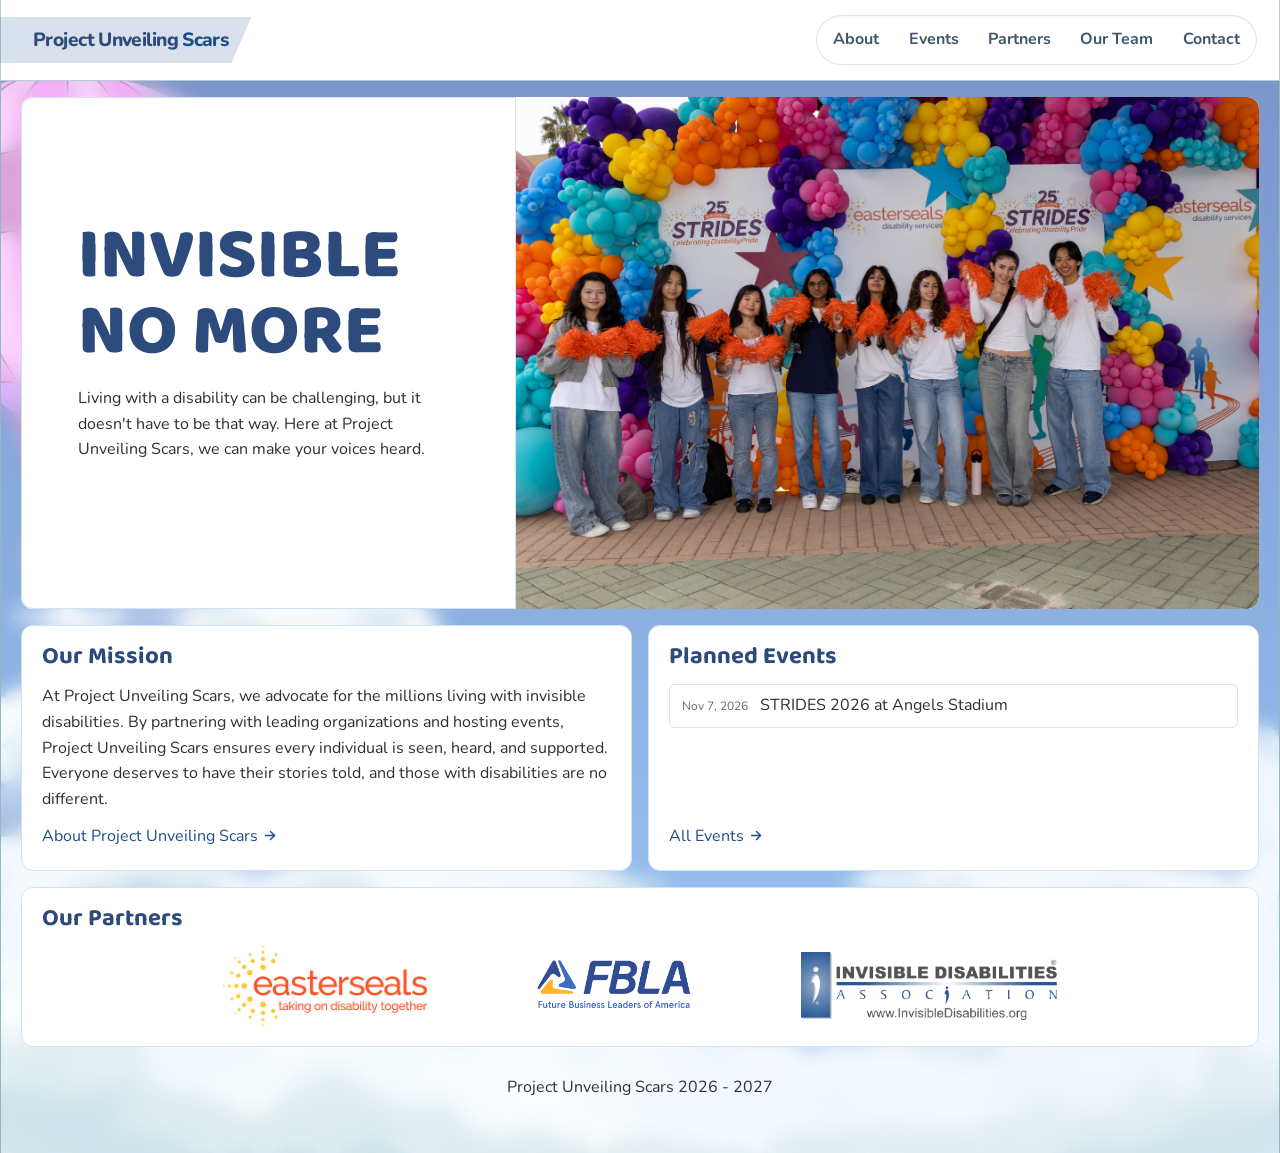
<file: index.html>
<!DOCTYPE html>
<html lang="en">
<head>
  <meta charset="utf-8">
  <meta name="viewport" content="width=device-width, initial-scale=1">
  <script>
    if (!window.matchMedia("(prefers-reduced-motion: reduce)").matches) {
      document.documentElement.classList.add("card-reveal-pending");
    }
  </script>
  <script defer src="js/card-reveal.js"></script>
  <title>Project Unveiling Scars</title>
  <link rel="stylesheet" href="css/main.css">
  <link rel="stylesheet" href="css/header.css">
  <link rel="stylesheet" href="css/card.css">
  <link rel="stylesheet" href="css/banner.css">
  <link rel="icon" href="l4c.png" type="image/png">
  </head>
<body class="home-page">
  <img class="cat-balloon-decoration cat-balloon-decoration--lower" src="assets/decor/catballoon3.png" alt="" aria-hidden="true">
  <img class="cat-balloon-decoration" src="assets/decor/catballoon2.png" alt="" aria-hidden="true">
  <img class="cat-balloon-decoration balloon-far-decoration" src="assets/decor/balloonfar.png" alt="" aria-hidden="true">


  <header class="site-header">
    <div class="header-inner">
      <a class="logo" href="#" aria-current="page"><span class="logo__word">Project</span> <span class="logo__word">Unveiling</span> <span class="logo__word">Scars</span></a>
      <nav aria-label="Main">
        <ul class="nav-list">
          <li><a href="html/about.html">About</a></li>
          <li><a href="html/events.html">Events</a></li>
          <li><a href="html/partners.html">Partners</a></li>
          <li><a href="html/team.html">Our Team</a></li>
          <li><a href="html/contact.html">Contact</a></li>
        </ul>
      </nav>
    </div>
  </header>

  <div class="content">
  <main id="top">

    <section class="card card--hero">
      <div class="hero__content">
        <h2>Invisible No More</h2>
        <p>Living with a disability can be challenging, but it doesn't have to be that way. Here at Project Unveiling Scars, we can make your voices heard.</p>
        <!-- <a class="hero__cta" href="#about">Learn more</a> -->
      </div>
      <div class="hero__media">
        <img class="hero__image" src="assets/media/banner.jpg" alt="Project Unveiling Scars graphic with a crossed bandage and heart">
        <!--<img class="hero__cat" src="assets/decor/cat_side.png" alt="" aria-hidden="true">-->
      </div>
    </section>

    <div class="card-grid">
      <article class="card">
        <div class="card__body">
          <h2>Our Mission</h2>
          <p> At Project Unveiling Scars, we advocate for the millions living with invisible disabilities. By partnering with leading organizations and hosting events, Project Unveiling Scars ensures every individual is seen, heard, and supported. Everyone deserves to have their stories told, and those with disabilities are no different.</p>
          <a class="more-link" href="html/about.html">About Project Unveiling Scars</a>
        </div>
      </article>
      <article class="card">
        <div class="card__body">
          <h2>Planned Events</h2>
          <ul class="item-list">
            <li>
              <a class="item" href="#events">
                <time class="item__date" datetime="2026-10-07">Nov 7, 2026</time>
                <span class="item__title">STRIDES 2026 at Angels Stadium</span>
              </a>
            </li>
            <!--<li>
              <a class="item" href="#events">
                <time class="item__date" datetime="2026-10-08">Oct 8, 2026</time>
                <span class="item__title">There will be a meeting</span>
              </a>
            </li> -->
          </ul>
          <a class="more-link" href="html/events.html">All Events</a>
        </div>
      </article>
    </div>

    <section class="card card--partners" aria-labelledby="partners-h">
      <div class="card__body">
        <h2 id="partners-h">Our Partners</h2>
        <ul class="logo-row">
          <li>
            <a href="https://www.easterseals.com/" target="_blank" rel="noopener">
              <img src="assets/logos/EasterSeals.jpg" alt="Easter Seals">
            </a>
          </li>
          <li>
            <a href="https://www.fbla.org" target="_blank" rel="noopener">
              <img src="assets/logos/FBLA.png" alt="FBLA">
            </a>
          </li>
          <li>
            <a href="https://invisibledisabilities.org/" target="_blank" rel="noopener">
              <img src="assets/logos/IDA.png" alt="Invisible Disabilties Association">
            </a>
          </li>
        </ul>
      </div>
    </section>
  </main>
  <footer class="site-footer">
    <p>Project Unveiling Scars 2026 - 2027</p>
  </footer>
  </div>

<script src="js/decorations.js"></script>

</body>
</html>
</file>
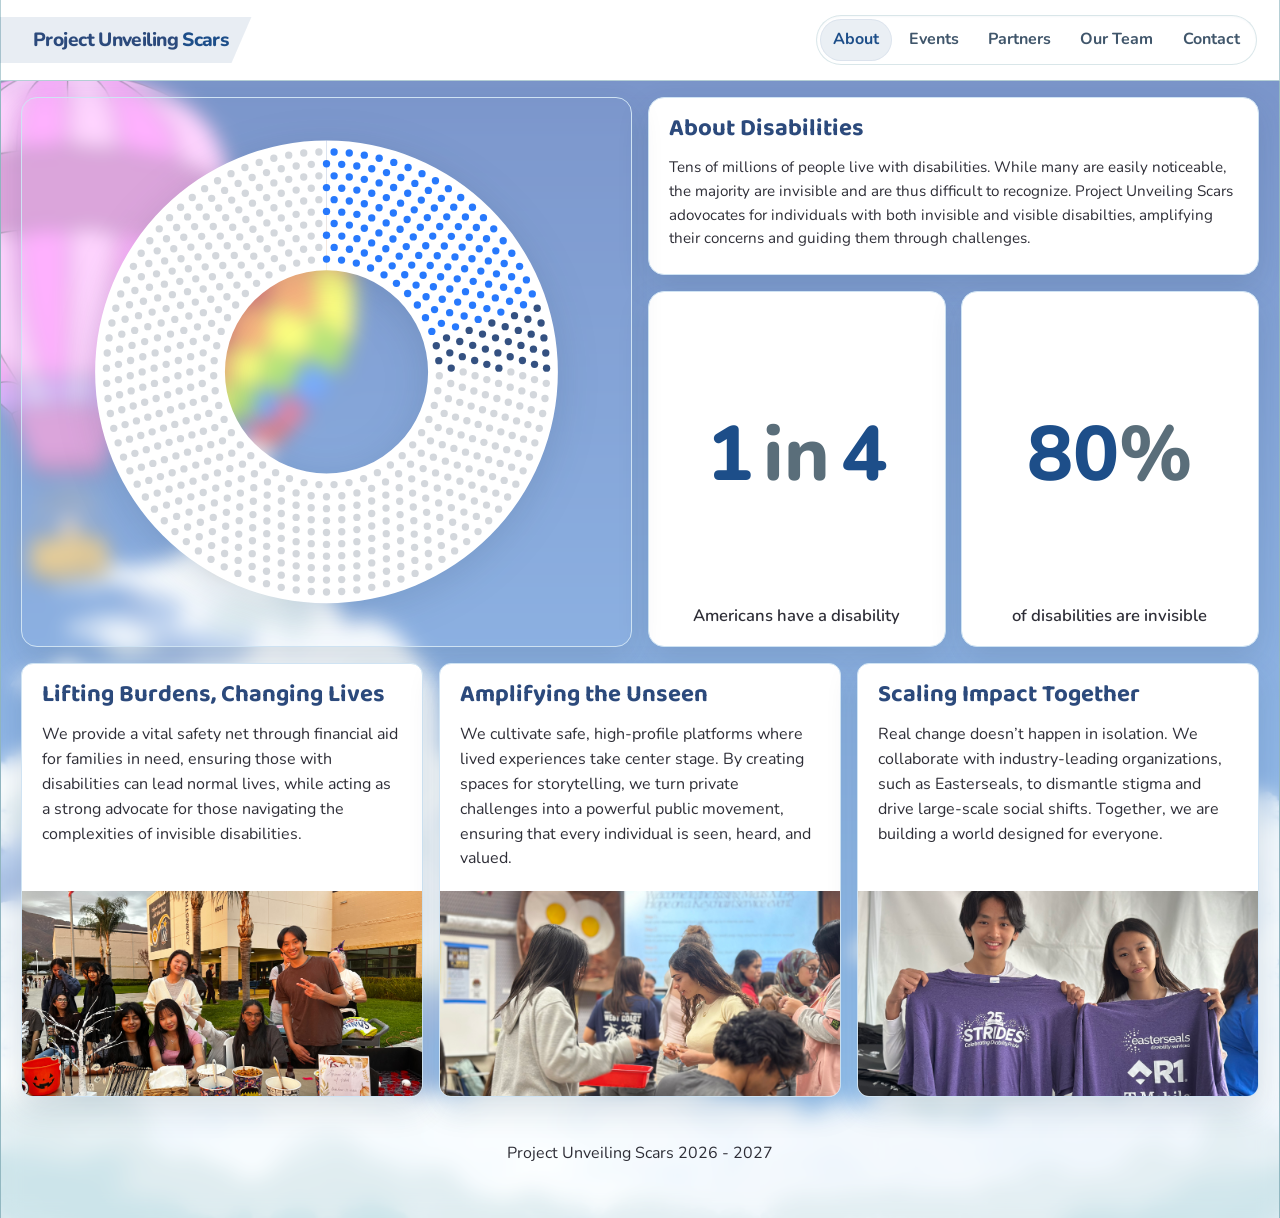
<file: html/about.html>
<!DOCTYPE html>
<html lang="en">
<head>
  <meta charset="utf-8">
  <meta name="viewport" content="width=device-width, initial-scale=1">
  <script>
    if (!window.matchMedia("(prefers-reduced-motion: reduce)").matches) {
      document.documentElement.classList.add("card-reveal-pending");
    }
  </script>
  <script defer src="../js/card-reveal.js"></script>
  <title>About &mdash; Project Unveiling Scars</title>
  <link rel="stylesheet" href="../css/main.css">
  <link rel="stylesheet" href="../css/header.css">
  <link rel="stylesheet" href="../css/card.css">
  <link rel="stylesheet" href="../css/about.css">
  <link rel="icon" href="../l4c.png" type="image/png">
</head>
<body>
  <img class="cat-balloon-decoration cat-balloon-decoration--lower" src="../assets/decor/catballoon3.png" alt="" aria-hidden="true">
  <img class="cat-balloon-decoration" src="../assets/decor/catballoon2.png" alt="" aria-hidden="true">
  <img class="cat-balloon-decoration balloon-far-decoration" src="../assets/decor/balloonfar.png" alt="" aria-hidden="true">

  <header class="site-header">
    <div class="header-inner">
      <a class="logo" href="../index.html"><span class="logo__word">Project</span> <span class="logo__word">Unveiling</span> <span class="logo__word">Scars</span></a>
      <nav aria-label="Main">
        <ul class="nav-list">
          <li><a href="about.html" aria-current="page">About</a></li>
          <li><a href="events.html">Events</a></li>
          <li><a href="partners.html">Partners</a></li>
          <li><a href="team.html">Our Team</a></li>
          <li><a href="contact.html">Contact</a></li>
        </ul>
      </nav>
    </div>
  </header>

  <div class="content">
    <main id="top">
      <section class="about-disability-stat" aria-labelledby="disability-stat-title">
        <div class="about-disability-stat__cards" aria-label="Disability and inclusion">
          <article class="about-disability-stat__copy card">
            <div class="card__body">
              <h2 id="disability-stat-title">About Disabilities</h2>
              <p>Tens of millions of people live with disabilities. While many are easily noticeable, the majority are invisible and are thus difficult to recognize. Project Unveiling Scars adovocates for individuals with both invisible and visible disabilties, amplifying their concerns and guiding them through challenges. </p>
            </div>
          </article>
          <article class="about-disability-stat__copy about-disability-stat__metric card" data-chart-highlight="quarter" tabindex="0">
            <div class="card__body">
              <p class="about-disability-stat__value"><span class="about-disability-stat__value-number">1</span><span class="about-disability-stat__value-connector about-disability-stat__value-word"> in </span><span class="about-disability-stat__value-number">4</span></p>
              <div class="about-disability-stat__caption">
                <p class="about-disability-stat__description">Americans have a disability</p>
              </div>
            </div>
          </article>
          <article class="about-disability-stat__copy about-disability-stat__metric card" data-chart-highlight="invisible" tabindex="0">
            <div class="card__body">
              <p class="about-disability-stat__value"><span class="about-disability-stat__value-number">80</span><span class="about-disability-stat__value-connector">%</span></p>
              <div class="about-disability-stat__caption">
                <p class="about-disability-stat__description">of disabilities are invisible</p>
              </div>
            </div>
          </article>
        </div>
        <div class="about-disability-stat__chart card" role="img" aria-label="Dotted donut chart: 25 percent of adults in the United States have a disability; the highlighted quarter is split into 20 percent blue and 5 percent navy, with the remaining 75 percent shown in pale blue.">
          <svg viewBox="0 10 200 180" aria-hidden="true" focusable="false">
            <g class="about-disability-stat__background"></g>
            <g class="about-disability-stat__dots"></g>
          </svg>
        </div>
      </section>
      <section class="about-disability-highlights" aria-label="Disability awareness and inclusion">
        <article class="about-disability-highlight card">
          <div class="card__body">
            <h2>Lifting Burdens, Changing Lives</h2>
            <p>We provide a vital safety net through financial aid for families in need, ensuring those with disabilities can lead normal lives, while acting as a strong advocate for those navigating the complexities of invisible disabilities.</p>
          </div>
          <img class="about-disability-highlight__image" src="../assets/media/partnership1.png" alt="Partnership1">
        </article>
        <article class="about-disability-highlight card">
          <div class="card__body">
            <h2>Amplifying the Unseen</h2>
            <p>We cultivate safe, high-profile platforms where lived experiences take center stage. By creating spaces for storytelling, we turn private challenges into a powerful public movement, ensuring that every individual is seen, heard, and valued.</p>
          </div>
          <img class="about-disability-highlight__image" src="../assets/media/partnership4.png" alt="Partnership4">
        </article>
        <article class="about-disability-highlight card">
          <div class="card__body">
            <h2>Scaling Impact Together</h2>
            <p>Real change doesn’t happen in isolation. We collaborate with industry-leading organizations, such as Easterseals, to dismantle stigma and drive large-scale social shifts. Together, we are building a world designed for everyone.</p>
          </div>
          <img class="about-disability-highlight__image" src="../assets/media/partnership3.png" alt="Partnership3">
        </article>
      </section>
    </main>
    <footer class="site-footer">
      <p>Project Unveiling Scars 2026 - 2027</p>
    </footer>
  </div>

  <script>
    (() => {
      const svg = document.querySelector(".about-disability-stat__chart svg");
      const background = svg && svg.querySelector(".about-disability-stat__background");
      const layer = svg && svg.querySelector(".about-disability-stat__dots");
      if (!background || !layer) return;

      const chart = document.querySelector(".about-disability-stat__chart");
      const statCards = document.querySelectorAll("[data-chart-highlight]");
      const updateHighlight = () => {
        const activeCard = Array.from(statCards).find((card) => card.matches(":hover, :focus-within"));
        chart.classList.remove("is-highlight-quarter", "is-highlight-invisible");
        if (activeCard) chart.classList.add("is-highlight-" + activeCard.dataset.chartHighlight);
      };
      statCards.forEach((card) => {
        card.addEventListener("pointerenter", updateHighlight);
        card.addEventListener("pointerleave", updateHighlight);
        card.addEventListener("focusin", updateHighlight);
        card.addEventListener("focusout", updateHighlight);
      });

      const namespace = "http://www.w3.org/2000/svg";
      const center = 100;
      const ringCount = 10;
      const innerRadius = 40;
      const outerRadius = 78;
      const ringSpacing = (outerRadius - innerRadius) / (ringCount - 1);
      const dotSpacing = 5.4;
      const dotRadius = 1.3;
      const colors = { major: "#1e74fd", minor: "#2c4a7c", track: "#d1d5db" };
      const layout = [];
      const backgroundStates = [
        {
          name: "quarter",
          segments: [
            { name: "quarter", start: 0, end: 90 },
            { name: "track", start: 90, end: 360 },
          ],
        },
        {
          name: "invisible",
          segments: [
            { name: "major", start: 0, end: 72 },
            { name: "minor", start: 72, end: 90 },
            { name: "track", start: 90, end: 360 },
          ],
        },
      ];
      const pointAt = (radius, progress) => {
        const angle = (-90 + progress) * Math.PI / 180;
        return { x: center + Math.cos(angle) * radius, y: center + Math.sin(angle) * radius };
      };

      const backgroundInnerRadius = innerRadius - 4;
      const backgroundOuterRadius = outerRadius + 4;
      const extractedOuterExpansion = 5;
      const extractedInnerRadius = backgroundInnerRadius + extractedOuterExpansion;
      const extractedOuterRadius = backgroundOuterRadius + extractedOuterExpansion;
      const makeRingPath = (start, end, inner, outer) => {
        const outerStart = pointAt(outer, start);
        const outerEnd = pointAt(outer, end);
        const innerStart = pointAt(inner, start);
        const innerEnd = pointAt(inner, end);
        const largeArc = end - start > 180 ? 1 : 0;
        return "M " + outerStart.x + " " + outerStart.y +
          " A " + outer + " " + outer + " 0 " + largeArc + " 1 " + outerEnd.x + " " + outerEnd.y +
          " L " + innerEnd.x + " " + innerEnd.y +
          " A " + inner + " " + inner + " 0 " + largeArc + " 0 " + innerStart.x + " " + innerStart.y + " Z";
      };
      backgroundStates.forEach(({ name: stateName, segments }) => {
        const group = document.createElementNS(namespace, "g");
        group.setAttribute("class", "about-disability-stat__background-state about-disability-stat__background-state--" + stateName);
        background.appendChild(group);
        segments.forEach(({ name, start, end }) => {
          const middleAngle = (-90 + (start + end) / 2) * Math.PI / 180;
          const path = document.createElementNS(namespace, "path");
          path.setAttribute("class", "about-disability-stat__background-slice about-disability-stat__background-slice--" + name);
          path.setAttribute("d", makeRingPath(start, end, backgroundInnerRadius, backgroundOuterRadius));
          path.setAttribute("fill", "#fff");
          path.style.setProperty("--explode-x", Math.cos(middleAngle) * 6 + "px");
          path.style.setProperty("--explode-y", Math.sin(middleAngle) * 6 + "px");
          group.appendChild(path);

          if (name === "quarter" || name === "major") {
            const extractedPath = document.createElementNS(namespace, "path");
            extractedPath.setAttribute("class", "about-disability-stat__background-slice about-disability-stat__background-slice--" + name + " about-disability-stat__background-slice--extracted");
            const extractedAnglePadding = 2; // +2 degrees per side, matching the quarter arc expansion
            extractedPath.setAttribute("d", makeRingPath(start - extractedAnglePadding, end + extractedAnglePadding, extractedInnerRadius, extractedOuterRadius));
            extractedPath.setAttribute("fill", "#fff");
            group.appendChild(extractedPath);
          }
        });
      });

      for (let ring = 0; ring < ringCount; ring += 1) {
        const radius = innerRadius + ring * ringSpacing;
        const pointsInRing = Math.round((Math.PI * 2 * radius) / dotSpacing);
        const phase = ring % 2 ? 0.5 : 0;
        for (let point = 0; point < pointsInRing; point += 1) {
          const angleProgress = ((point + phase) / pointsInRing) * 360;
          const angle = -Math.PI / 2 + (angleProgress * Math.PI) / 180;
          const segment = angleProgress < 72 ? "major" : angleProgress < 90 ? "minor" : "track";
          const fill = colors[segment];
          layout.push({
            targetX: center + Math.cos(angle) * radius,
            targetY: center + Math.sin(angle) * radius,
            fill,
            segment,
            explodeX: Math.cos(angle) * 6,
            explodeY: Math.sin(angle) * 6,
          });
        }
      }

      const count = layout.length;
      const dots = layout.map(({ targetX, targetY, fill, segment, explodeX, explodeY }, index) => {
        const seed = (index * 73 + 29) % count;
        const startAngle = (seed / count) * Math.PI * 2;
        const startRadius = 41 + (((index * 53 + 29) % 100) / 100) * 47;
        const dot = document.createElementNS(namespace, "circle");
        dot.setAttribute("class", "about-disability-stat__dot about-disability-stat__dot--" + segment);
        dot.setAttribute("r", dotRadius);
        dot.setAttribute("fill", fill);
        dot.style.setProperty("--explode-x", explodeX + "px");
        dot.style.setProperty("--explode-y", explodeY + "px");
        dot.setAttribute("cx", center + Math.cos(startAngle) * startRadius);
        dot.setAttribute("cy", center + Math.sin(startAngle) * startRadius);
        layer.appendChild(dot);
        return { dot, targetX, targetY, delay: (seed % 160) * 2 };
      });

      const reduceMotion = window.matchMedia("(prefers-reduced-motion: reduce)").matches;
      if (reduceMotion) {
        dots.forEach(({ dot, targetX, targetY }) => {
          dot.setAttribute("cx", targetX);
          dot.setAttribute("cy", targetY);
        });
        return;
      }

      const duration = 1400;
      const startTime = performance.now();
      const animate = (now) => {
        let moving = false;
        for (const item of dots) {
          const { dot, targetX, targetY, delay } = item;
          const progress = Math.max(0, Math.min(1, (now - startTime - delay) / duration));
          const eased = 1 - Math.pow(1 - progress, 3);
          const fromX = Number(dot.dataset.fromX ?? dot.getAttribute("cx"));
          const fromY = Number(dot.dataset.fromY ?? dot.getAttribute("cy"));
          if (!dot.dataset.fromX) {
            dot.dataset.fromX = fromX;
            dot.dataset.fromY = fromY;
          }
          dot.setAttribute("cx", fromX + (targetX - fromX) * eased);
          dot.setAttribute("cy", fromY + (targetY - fromY) * eased);
          if (progress < 1) moving = true;
        }
        if (moving) requestAnimationFrame(animate);
      };
      requestAnimationFrame(animate);
    })();
  </script>
  <script src="../js/decorations.js"></script>
</body>
</html>
</file>
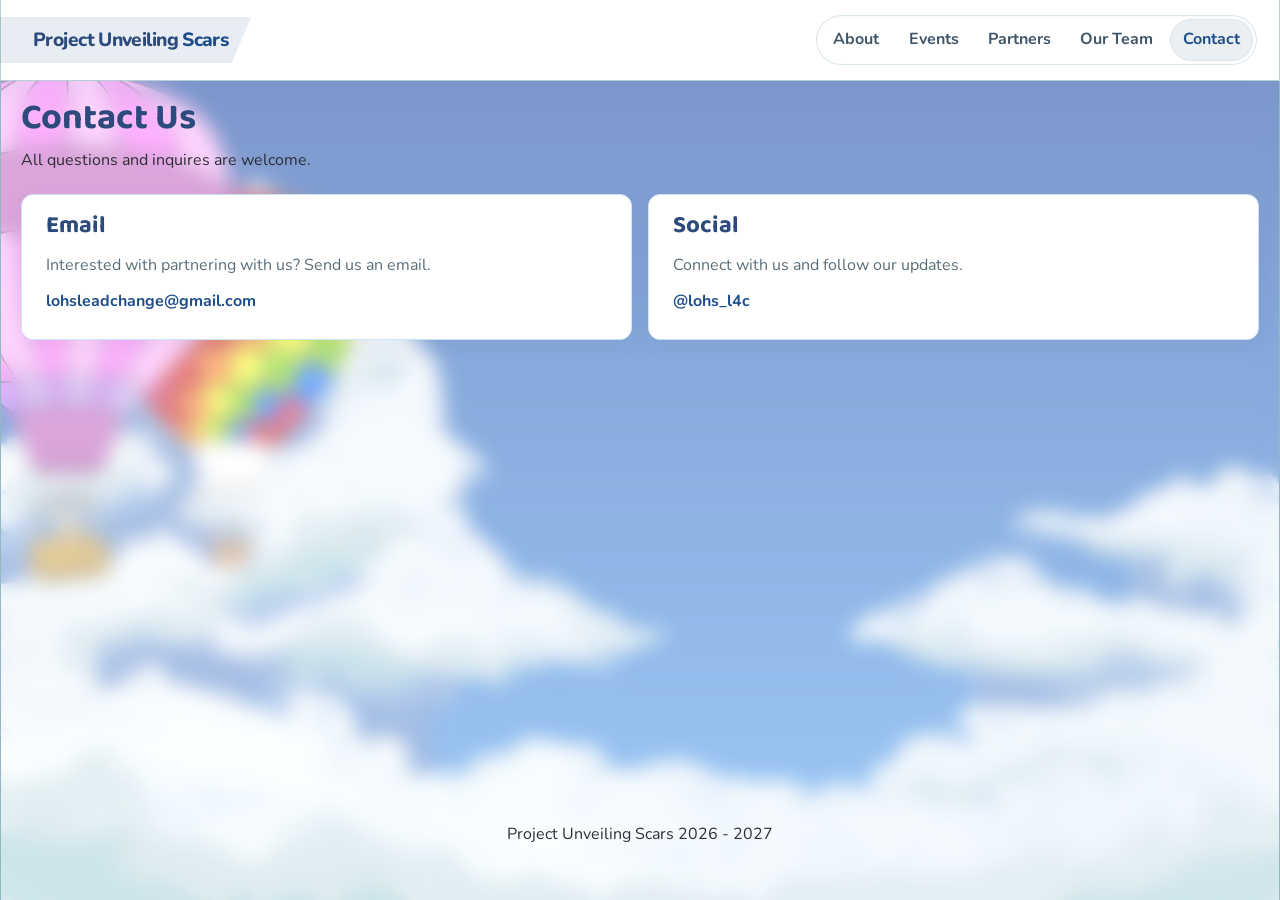
<file: html/contact.html>
<!DOCTYPE html>
<html lang="en">
<head>
  <meta charset="utf-8">
  <meta name="viewport" content="width=device-width, initial-scale=1">
  <script>
    if (!window.matchMedia("(prefers-reduced-motion: reduce)").matches) {
      document.documentElement.classList.add("card-reveal-pending");
    }
  </script>
  <script defer src="../js/card-reveal.js"></script>
  <title>Contact &mdash; Project Unveiling Scars</title>
  <link rel="stylesheet" href="../css/main.css">
  <link rel="stylesheet" href="../css/header.css">
  <link rel="stylesheet" href="../css/card.css">
  <link rel="stylesheet" href="../css/banner.css">
  <link rel="stylesheet" href="../css/contact.css">
  <link rel="icon" href="../l4c.png" type="image/png">
</head>
<body>

  <img class="cat-balloon-decoration cat-balloon-decoration--lower" src="../assets/decor/catballoon3.png" alt="" aria-hidden="true">
  <img class="cat-balloon-decoration" src="../assets/decor/catballoon2.png" alt="" aria-hidden="true">
  <img class="cat-balloon-decoration balloon-far-decoration" src="../assets/decor/balloonfar.png" alt="" aria-hidden="true">

  <header class="site-header">
    <div class="header-inner">
      <a class="logo" href="../index.html"><span class="logo__word">Project</span> <span class="logo__word">Unveiling</span> <span class="logo__word">Scars</span></a>
      <nav aria-label="Main">
        <ul class="nav-list">
          <li><a href="about.html">About</a></li>
          <li><a href="events.html">Events</a></li>
          <li><a href="partners.html">Partners</a></li>
          <li><a href="team.html">Our Team</a></li>
          <li><a href="#top" aria-current="page">Contact</a></li>
        </ul>
      </nav>
    </div>
  </header>

  <div class="content">
  <main id="top">
    <header class="page-intro">
      <h1>Contact Us</h1>
      <p>All questions and inquires are welcome.</p>
    </header>

    <section class="contact-grid" aria-label="Contact options">
      <article class="contact-card" aria-labelledby="email-title">
        <div class="contact-card__content">
          <h2 id="email-title">Email</h2>
          <p>Interested with partnering with us? Send us an email. </p>
          <a class="contact-card__value" href="mailto:lohsleadchange@gmail.com">lohsleadchange@gmail.com</a>
        </div>
      </article>

      <article class="contact-card" aria-labelledby="social-title">
        <div class="contact-card__content">
          <h2 id="social-title">Social</h2>
          <p>Connect with us and follow our updates.</p>
          <a class="contact-card__value" href="mailto:lohsleadchange@gmail.com">@lohs_l4c</a>
        </div>
      </article>
    </section>
  </main>
  <footer class="site-footer">
    <p>Project Unveiling Scars 2026 - 2027</p>
  </footer>
  </div>

  <script src="../js/decorations.js"></script>
</body>
</html>
</file>
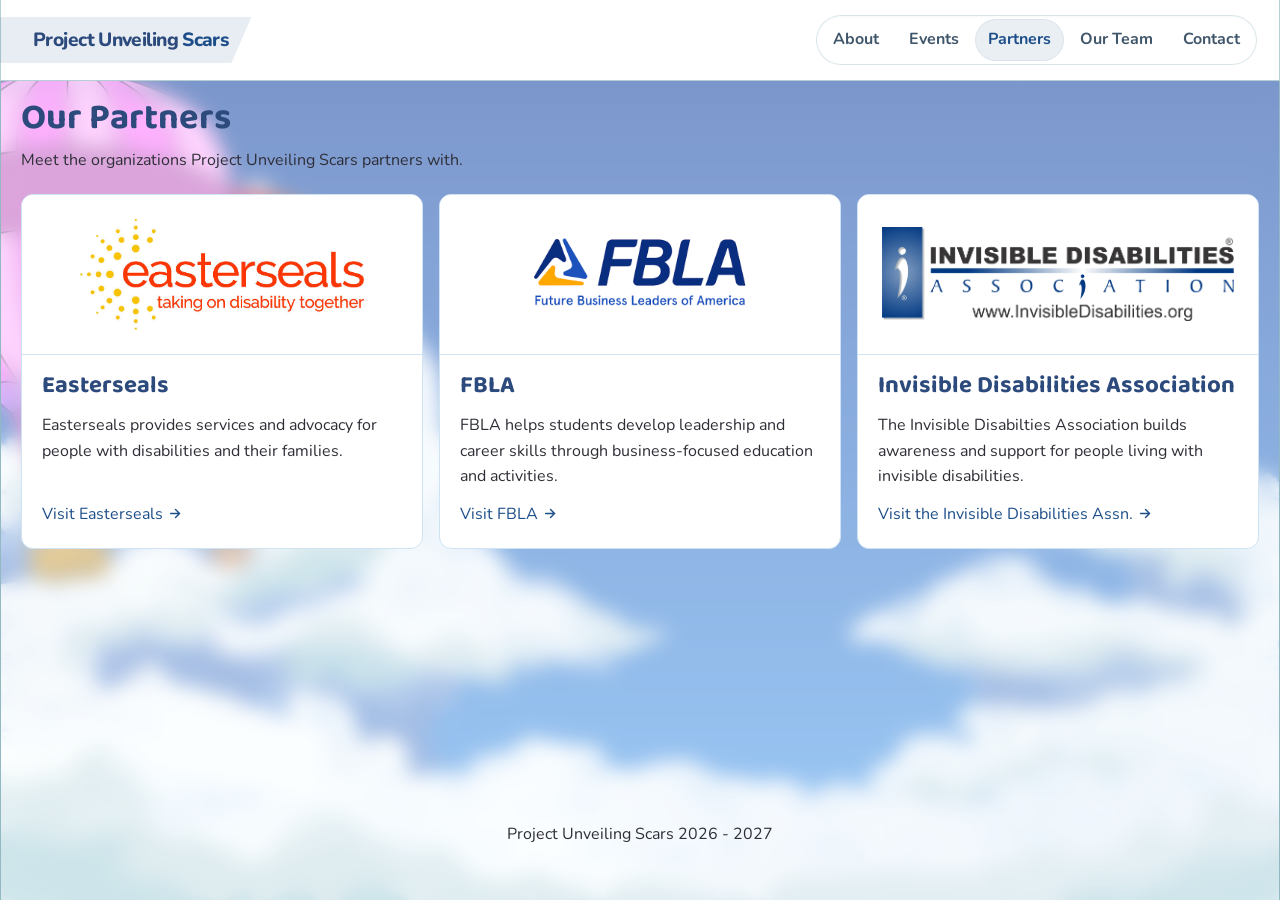
<file: html/partners.html>
<!DOCTYPE html>
<html lang="en">
<head>
  <meta charset="utf-8">
  <meta name="viewport" content="width=device-width, initial-scale=1">
  <script>
    if (!window.matchMedia("(prefers-reduced-motion: reduce)").matches) {
      document.documentElement.classList.add("card-reveal-pending");
    }
  </script>
  <script defer src="../js/card-reveal.js"></script>
  <title>Partners &mdash; Project Unveiling Scars</title>
  <link rel="stylesheet" href="../css/main.css">
  <link rel="stylesheet" href="../css/header.css">
  <link rel="stylesheet" href="../css/card.css">
  <link rel="stylesheet" href="../css/partners.css">
  <link rel="icon" href="../l4c.png" type="image/png">
</head>
<body>
  <img class="cat-balloon-decoration cat-balloon-decoration--lower" src="../assets/decor/catballoon3.png" alt="" aria-hidden="true">
  <img class="cat-balloon-decoration" src="../assets/decor/catballoon2.png" alt="" aria-hidden="true">
  <img class="cat-balloon-decoration balloon-far-decoration" src="../assets/decor/balloonfar.png" alt="" aria-hidden="true">

  <header class="site-header">
    <div class="header-inner">
      <a class="logo" href="../index.html"><span class="logo__word">Project</span> <span class="logo__word">Unveiling</span> <span class="logo__word">Scars</span></a>
      <nav aria-label="Main">
        <ul class="nav-list">
          <li><a href="about.html">About</a></li>
          <li><a href="events.html">Events</a></li>
          <li><a href="partners.html" aria-current="page">Partners</a></li>
          <li><a href="team.html">Our Team</a></li>
          <li><a href="contact.html">Contact</a></li>
        </ul>
      </nav>
    </div>
  </header>

  <div class="content">
  <main id="top">
    <header class="page-intro">
      <h1>Our Partners</h1>
      <p>Meet the organizations Project Unveiling Scars partners with.</p>
    </header>
    <section class="partner-grid" aria-label="Project Unveiling Scars partners">
      <article class="card partner-card">
        <img class="partner-card__logo" src="../assets/logos/EasterSeals.jpg" alt="Easterseals logo">
        <div class="card__body">
          <h2>Easterseals</h2>
          <p>Easterseals provides services and advocacy for people with disabilities and their families.</p>
          <a class="more-link" href="https://www.easterseals.com/" target="_blank" rel="noopener">Visit Easterseals</a>
        </div>
      </article>

      <article class="card partner-card">
        <img class="partner-card__logo" src="../assets/logos/FBLA.png" alt="FBLA logo">
        <div class="card__body">
          <h2>FBLA</h2>
          <p>FBLA helps students develop leadership and career skills through business-focused education and activities.</p>
          <a class="more-link" href="https://www.fbla.org/" target="_blank" rel="noopener">Visit FBLA</a>
        </div>
      </article>

      <article class="card partner-card">
        <img class="partner-card__logo" src="../assets/logos/IDA.png" alt="Invisible Disabilities Association logo">
        <div class="card__body">
          <h2>Invisible Disabilities Association</h2>
          <p>The Invisible Disabilties Association builds awareness and support for people living with invisible disabilities.</p>
          <a class="more-link" href="https://invisibledisabilities.org/" target="_blank" rel="noopener">Visit the Invisible Disabilities Assn.</a>
        </div>
      </article>
    </section>
  </main>
  <footer class="site-footer">
    <p>Project Unveiling Scars 2026 - 2027</p>
  </footer>
  </div>
  <script src="../js/decorations.js"></script>
</body>
</html>
</file>
<file: css/main.css>
@import url('https://fonts.googleapis.com/css2?family=Baloo+2:wght@400;500;600;700;800&family=Nunito:wght@400;500;600;700;800&display=swap');

:root {
  --bg: #C7E8ED;
  --content-bg: #FFFFFF;
  --text: #2e2e37;

  --header-bg: #e4f1f2;
  --header-text: var(--text);
  --accent: #1d4e89;
  --header-line: #92b8c1;
  --frame-line: var(--header-line);
  --page-gradient: linear-gradient(to bottom, #214aa4 0%, #5aa8f2 100%);

  --title: #2c4a7c;
  --card-bg: #ffffff;
  --card-border: #cfe3f3;
  --muted: #5a6e7a;
}

*, *::before, *::after {
  box-sizing: border-box;
}

html {
  background-color: #FFFFFF;
  scroll-behavior: smooth;
  scroll-padding-top: 5rem;
}

body {
  position: relative;
  isolation: isolate;
  overflow-x: clip;
  display: flex;
  flex-direction: column;
  min-height: 100vh;
  margin: 0;
  background-color: #FFFFFF;
  background-image: var(--page-gradient);
  background-position: top center;
  background-repeat: no-repeat;
  background-size: 100% 100%;
  color: var(--text);
  font-family: "Nunito", -apple-system, BlinkMacSystemFont, "Segoe UI", Roboto, sans-serif;
  line-height: 1.6;
}

body::before {
  content: "";
  position: absolute;
  inset: 0;
  z-index: 0;
  background-image: url("../assets/decor/cloudbackground.png");
  background-position: center bottom;
  background-repeat: no-repeat;
  background-size: 100% auto;
  pointer-events: none;
}

body > .site-header,
body > .content {
  position: relative;
  z-index: 1;
}

.site-footer {
  width: 100%;
  margin-top: auto;
  padding: 0.75rem 1rem 1.25rem;
  color: var(--text);
  text-align: center;
}

.site-footer p {
  margin: 3;
}

.cat-balloon-decoration {
  position: absolute;
  top: 2rem;
  left: -7rem;
  z-index: 0;
  display: block;
  width: 360px;
  min-width: 360px;
  max-width: none;
  height: auto;
  pointer-events: none;
}

.cat-balloon-decoration--lower {
  top: 10rem;
  left: 6rem;
  width: 270px;
  min-width: 270px;
}

.balloon-far-decoration {
  top: auto;
  bottom: 36.5rem;
  left: auto;
  right: 10rem;
  z-index: -1;
  width: 54px;
  min-width: 54px;
}

h1, h2, h3, h4, h5, h6 {
  color: var(--title);
  font-family: "Baloo 2", sans-serif;
}

a {
  color: var(--accent);
  text-decoration: none;
}

a:hover,
a:focus-visible {
  /*text-decoration-line: underline;*/
  text-decoration-thickness: 2px;
  text-underline-offset: 0.2em;
}

a:focus-visible {
  outline: 2px solid var(--accent);
  outline-offset: 3px;
}

.content {
  display: flex;
  flex-direction: column;
  flex: 1;
  width: 100%;
  max-width: 80rem;
  /* Let the page background show through while softening it behind the column. */
  background-color: rgb(255 255 255 / 40%);
  -webkit-backdrop-filter: blur(10px);
  backdrop-filter: blur(10px);
  margin: 0 auto;
  padding: 1rem 1.25rem;
  border-right: 1px solid var(--frame-line);
  border-left: 1px solid var(--frame-line);
}

.content > main {
  flex: 1;
}

/*Text Formatting*/

.page-intro {
  margin: 0 0 1.25rem;
}

.page-intro h1 {
  margin: 0 0 0.5rem;
  font-size: clamp(1.75rem, 4vw, 2.25rem);
  line-height: 1.2;
  color: var(--title);    
}

.page-title {
  margin: 0 0 1.25rem;
  font-size: clamp(1.75rem, 4vw, 2.25rem);
  line-height: 1.2;
  color: var(--title);
}

.page-intro p {
  margin: 0;
  max-width: 40rem;
  color: var(--text);
}
</file>
<file: css/header.css>
.site-header {
  position: relative;
  z-index: 2;
  width: 100%;
  max-width: 80rem;
  margin: 0 auto;
  color: var(--header-text);
  background: var(--card-bg);
  border: 1px solid rgb(146 184 193 / 68%);
  border-top: 0;
  border-radius: 0;
  box-shadow: 0 0.55rem 1.5rem rgb(29 78 137 / 11%);
  -webkit-backdrop-filter: blur(12px);
  backdrop-filter: blur(12px);
}

.header-inner {
  --header-side-padding: 1.35rem;
  display: flex;
  align-items: center;
  justify-content: space-between;
  max-width: 80rem;
  min-height: 5rem;
  margin: 0 auto;
  padding: 0.7rem var(--header-side-padding);
}

.logo {
  position: relative;
  isolation: isolate;
  display: inline-flex;
  align-items: center;
  gap: 0.22em;
  padding: 0.5rem 0.65rem;
  color: var(--title);
  background: transparent;
  border: 0;
  border-radius: 0;
  box-shadow: none;
  font-size: 1.2rem;
  font-weight: 800;
  letter-spacing: -0.03em;
  transition: color 220ms ease, transform 220ms ease;
}

.logo::before {
  position: absolute;
  z-index: -1;
  top: 0;
  right: -0.8rem;
  bottom: 0;
  left: calc(0px - var(--header-side-padding) - 1px);
  background: rgb(29 78 137 / 10%);
  clip-path: polygon(0 0, 100% 0, 92% 100%, 0 100%);
  content: "";
  transition: right 240ms cubic-bezier(0.2, 0.75, 0.25, 1), background-color 240ms ease;
}

.logo__word {
  color: var(--title);
  transition: color 220ms ease, transform 220ms ease;
}

.logo__word:last-of-type {
  color: var(--accent);
}

.logo:hover,
.logo:focus-visible {
  color: var(--accent);
  background: transparent;
  box-shadow: none;
  transform: translateY(-1px);
  text-decoration: none;
}

.logo:hover::before,
.logo:focus-visible::before {
  right: -1.4rem;
  background: rgb(29 78 137 / 15%);
}

.home-page .logo::before {
  background: rgb(29 78 137 / 17%);
}

.home-page .logo:hover::before,
.home-page .logo:focus-visible::before {
  background: rgb(29 78 137 / 23%);
}

.logo:hover .logo__word,
.logo:focus-visible .logo__word {
  color: var(--accent);
  transform: translateY(-1px);
}

.logo:hover .logo__word:nth-child(2),
.logo:focus-visible .logo__word:nth-child(2) {
  transition-delay: 25ms;
}

.logo:hover .logo__word:nth-child(3),
.logo:focus-visible .logo__word:nth-child(3) {
  transition-delay: 50ms;
}


.nav-list {
  display: flex;
  align-items: center;
  gap: 0.2rem;
  margin: 0;
  padding: 0.22rem;
  list-style: none;
  background: rgb(255 255 255 / 47%);
  border: 1px solid rgb(146 184 193 / 35%);
  border-radius: 999px;
  box-shadow: inset 0 1px 2px rgb(29 78 137 / 4%);
}

.nav-list a {
  position: relative;
  display: block;
  padding: 0.5rem 0.82rem;
  color: #40566b;
  border-radius: 999px;
  font-size: 1rem;
  font-weight: 700;
  text-decoration: none;
  transition: color 180ms ease, background-color 180ms ease, box-shadow 180ms ease, transform 180ms ease;
}

.nav-list a:hover,
.nav-list a:focus-visible {
  color: var(--accent);
  background: rgb(255 255 255 / 88%);
  box-shadow: 0 2px 8px rgb(29 78 137 / 8%);
  transform: translateY(-1px);
  text-decoration: none;
}

.nav-list a[aria-current="page"] {
  color: var(--accent);
  background: rgb(29 78 137 / 9%);
  box-shadow: inset 0 0 0 1px rgb(29 78 137 / 7%);
}

.nav-list a[aria-current="page"]:hover,
.nav-list a[aria-current="page"]:focus-visible {
  color: #173e70;
  background: rgb(29 78 137 / 13%);
}

.logo:focus-visible,
.nav-list a:focus-visible {
  outline: 2px solid var(--accent);
  outline-offset: 3px;
}

@media (max-width: 760px) {
  .header-inner {
    --header-side-padding: 0.75rem;
    flex-direction: column;
    gap: 0.65rem;
    padding: 0.8rem var(--header-side-padding) 0.9rem;
  }

  .logo {
    align-self: flex-start;
  }

  .nav-list {
    flex-wrap: wrap;
    justify-content: center;
    max-width: 100%;
    border-radius: 12px;
  }

  .nav-list a {
    padding: 0.46rem 0.68rem;
    font-size: 1.2rem;
  }
}

@media (max-width: 380px) {
  .nav-list {
    gap: 0.1rem;
    padding: 0.18rem;
  }

  .nav-list a {
    padding: 0.42rem 0.54rem;
    font-size: 1.2rem;
  }
}

@media (prefers-reduced-motion: reduce) {
  .logo,
  .logo::before,
  .logo__word,
  .nav-list a {
    transition: none;
  }
}
</file>
<file: css/card.css>
.card {
  background: var(--card-bg);
  border: 1px solid var(--card-border);
  border-radius: 12px;
  overflow: hidden;
}

.card-grid {
  display: grid;
  grid-template-columns: repeat(auto-fit, minmax(16rem, 1fr));
  gap: 1em;
  margin: 1rem 0 1rem;
}

.card__image {
  display: block;
  width: 100%;
  aspect-ratio: 16 / 9;
  object-fit: cover;
}

.card__body {
  padding: 0.75rem 1.25rem 1.25rem;
}

.card__body .label { margin: 0 0 0.25rem; }
.card__body h2     { margin: 0 0 0.5rem; }
.card__body p      { margin: 0 0 0.75rem; }
.card__body > :last-child { margin-bottom: 0; }

/* Card with the events on it */

.label {
  margin: 0 0 0.5rem;
  font-size: 0.75rem;
  text-transform: uppercase;
  letter-spacing: 0.06em;
  color: var(--muted);
}

.item-list {
  list-style: none;
  margin: 0 0 0.75rem;
  padding: 0;
  display: grid;
  gap: 0.5rem;
}

.item {
  display: flex;
  align-items: baseline;
  gap: 0.75rem;
  min-width: 0;              
  padding: 0.5rem 0.75rem;
  border: 1px solid var(--card-border);
  border-radius: 6px;
  color: var(--text);
}

.item:hover {
  background: #f4f9fd;
  border-color: var(--accent);
}

.item:hover,
.item:focus-visible {
  text-decoration: none;
}

.item__date {
  flex: none;
  font-size: 0.75rem;
  color: var(--muted);
}

.item__title {
  min-width: 0;
  overflow: hidden;
  text-overflow: ellipsis;
  white-space: nowrap;
}

.more-link {
  color: var(--accent);
  font-weight: 400;
  text-decoration-line: underline;
  text-decoration-color: transparent;
  text-decoration-thickness: 1.5px;
  text-underline-offset: 0.2em;
  transition: color 160ms ease, text-decoration-color 160ms ease;
}

.more-link::after {
  content: "";
  display: inline-block;
  width: 0.85em;
  height: 0.85em;
  margin-left: 0.35em;
  vertical-align: -0.08em;
  background-color: currentColor;
  transition: transform 160ms ease;
  -webkit-mask: url("data:image/svg+xml,%3Csvg xmlns='http://www.w3.org/2000/svg' viewBox='0 0 16 16'%3E%3Cpath d='M2 8h11M8 3l5 5-5 5' fill='none' stroke='%23000' stroke-linecap='round' stroke-linejoin='round' stroke-width='1.75'/%3E%3C/svg%3E") center / contain no-repeat;
  mask: url("data:image/svg+xml,%3Csvg xmlns='http://www.w3.org/2000/svg' viewBox='0 0 16 16'%3E%3Cpath d='M2 8h11M8 3l5 5-5 5' fill='none' stroke='%23000' stroke-linecap='round' stroke-linejoin='round' stroke-width='1.75'/%3E%3C/svg%3E") center / contain no-repeat;
}

.more-link:hover,
.more-link:focus-visible,
.contact-card__value:hover,
.contact-card__value:focus-visible {
  color: var(--title);
  text-decoration-color: currentColor;
}

.more-link:hover::after,
.more-link:focus-visible::after {
  transform: translateX(0.2em);
}

.contact-card__value {
  text-decoration-line: underline;
  text-decoration-color: transparent;
  text-decoration-thickness: 1.5px;
  text-underline-offset: 0.2em;
  transition: color 160ms ease, text-decoration-color 160ms ease;
}

@media (prefers-reduced-motion: reduce) {
  .more-link,
  .more-link::after,
  .contact-card__value {
    transition: none;
  }
}


.card-grid .card { /* Gotta make sure the links are aligned */
  display: flex;
  flex-direction: column;
}

.card-grid .card__body {
  flex: 1;                    
  display: flex;
  flex-direction: column;
}

.card-grid .more-link {
  margin-top: auto;          
  align-self: flex-start;    
}


/* Partners */

.logo-row {
  list-style: none;
  margin: 0;
  padding: 0;
  display: flex;
  flex-wrap: wrap;
  align-items: center;
  justify-content: center;
  gap: 1.5rem 6rem;
}

.logo-row img {
  display: block;
  height: 5rem;         
  width: auto;          
  max-width: 16rem;      
  object-fit: contain;
}

.logo-row a {
  display: block;
  opacity: 0.85;
  transition: opacity 0.15s ease;
}

.logo-row a:hover,
.logo-row a:focus-visible {
  opacity: 1;
}


/* Reveal each card as a whole so its contents arrive together. */
html.card-reveal-pending .card,
html.card-reveal-pending .contact-card {
  opacity: 0;
  transform: translate3d(0, 10px, 0) scale(0.99);
}

html.card-reveal-ready .card,
html.card-reveal-ready .contact-card {
  animation: card-reveal-enter var(--card-surface-duration, 320ms) cubic-bezier(0.16, 1, 0.3, 1) var(--card-reveal-delay, 0ms) both;
}

@keyframes card-reveal-enter {
  from {
    opacity: 0;
    transform: translate3d(0, 10px, 0) scale(0.99);
  }
  to {
    opacity: 1;
    transform: translate3d(0, 0, 0) scale(1);
  }
}

@media (prefers-reduced-motion: reduce) {
  html.card-reveal-pending .card,
  html.card-reveal-pending .contact-card,
  html.card-reveal-ready .card,
  html.card-reveal-ready .contact-card {
    opacity: 1 !important;
    animation: none !important;
  }
}
</file>
<file: css/banner.css>
.card--hero {
  display: grid;
  position: relative;
  padding: 0;
  background: var(--card-bg);
  border: 0;
  min-height: clamp(20rem, 45vw, 32rem);
}

.card--hero > .hero__content {
  grid-area: 1 / 1;
  width: 40%;
  z-index: 1;
  border: 1px solid var(--card-border);
  border-radius: 12px 0 0 12px;
  background: var(--card-bg);
}

.hero__media {
  position: absolute;
  inset-block: 0;
  inset-inline-start: 40%;
  inset-inline-end: 0;
  overflow: hidden;
  border-radius: 0 12px 12px 0;
}

.hero__image {
  position: absolute;
  inset: 0;
  width: 100%;
  height: 100%;
  object-fit: cover;
  object-position: center;
}

.hero__cat {
  position: absolute;
  inset-inline-end: 0;
  inset-block-end: 0;
  z-index: 1;
  width: min(52%, 30rem);
  max-height: 72%;
  object-fit: contain;
  object-position: right bottom;
}

.hero__content {
  display: flex;
  flex-direction: column;
  justify-content: center;
  align-items: flex-start;
  padding: clamp(1.5rem, 5vw, 3.5rem);
  color: var(--text);
}

@media (max-width: 68rem) {
  .card--hero {
    display: flex;
    flex-direction: column;
    gap: 0.75rem;
    min-height: 0;
    overflow: visible;
    border: 0;
    border-radius: 0;
    background: transparent;
  }

  .card--hero > .hero__content {
    width: 100%;
    border-radius: 12px;
    min-height: 0;
  }

  .hero__media {
    position: relative;
    inset: auto;
    flex: 0 0 auto;
    align-self: stretch;
    width: 100%;
    aspect-ratio: 16 / 9;
    border: 1px solid var(--card-border);
    border-radius: 12px;
    background: var(--card-bg);
  }

  .hero__image {
    position: absolute;
    inset: 0;
    width: 100%;
    height: 100%;
    object-fit: cover;
  }

  .hero__cat {
    width: 78%;
    max-height: 72%;
  }
}

.hero__content h2 {
  margin: 0 0 1rem;
  max-width: 11ch;            
  font-size: clamp(2rem, 6vw, 4.5rem);
  font-weight: 800;
  line-height: 1.05;
  text-transform: uppercase;
}

.hero__content p {
  margin: 0 0 1.5rem;
  max-width: 30rem;
}

.hero__cta {
  display: inline-block;
  padding: 0.7rem 1.5rem;
  background: var(--accent);
  color: #ffffff;
  font-weight: 600;
  border-radius: 999px;
}
</file>
<file: css/about.css>
.about-partnership {
  display: grid;
  grid-template-columns: minmax(17rem, 0.9fr) minmax(0, 1.1fr);
  align-items: center;
  gap: clamp(1.25rem, 3.2vw, 2.5rem);
  margin: clamp(1.5rem, 4vw, 3rem) auto;
}

.about-partnership__copy {
  padding: clamp(1.35rem, 3vw, 2rem);
  border-radius: 16px;
  box-shadow: 0 0.75rem 2rem rgb(30 55 80 / 14%);
}

.about-partnership__eyebrow {
  margin: 0 0 0.55rem;
  color: var(--accent);
  font-size: 0.8rem;
  font-weight: 800;
  letter-spacing: 0.08em;
  text-transform: uppercase;
}

.about-partnership__copy h1,
.about-partnership__copy h2 {
  margin: 0 0 0.7rem;
  color: var(--title);
  font-size: clamp(1.8rem, 3.3vw, 2.45rem);
  line-height: 1.15;
}

.about-partnership__copy > p:last-child {
  margin: 0;
  color: var(--text);
  font-size: clamp(1rem, 1.3vw, 1.15rem);
  line-height: 1.65;
}

.about-partnership__collage {
  display: grid;
  grid-template-columns: repeat(2, minmax(0, 1fr));
  grid-template-rows: clamp(7.5rem, 14vw, 10rem) clamp(12rem, 23vw, 16rem);
  gap: 0.65rem;
  min-width: 0;
}

.about-partnership__collage img {
  display: block;
  width: 100%;
  height: 100%;
  border: 1px solid rgb(255 255 255 / 80%);
  border-radius: 12px;
  box-shadow: 0 0.5rem 1.25rem rgb(30 55 80 / 15%);
  object-fit: cover;
}

.about-partnership__collage .about-partnership__main-image {
  grid-column: 1 / -1;
  object-position: center 48%;
}

@media (max-width: 48rem) {
  .about-partnership {
    grid-template-columns: 1fr;
  }

  .about-partnership__collage {
    grid-template-rows: clamp(7.5rem, 24vw, 10rem) clamp(12rem, 40vw, 16rem);
  }
}

@media (max-width: 30rem) {
  .about-partnership__collage {
    grid-template-rows: 7rem 11rem;
    gap: 0.5rem;
  }
}


.about-partnership__collage--side-stack {
  grid-template-rows: repeat(2, clamp(8rem, 12vw, 10rem));
}

.about-partnership__collage--side-stack > img:first-child {
  grid-column: 1;
  grid-row: 1 / 3;
  object-position: center 40%;
}

.about-partnership__collage--side-stack > img:nth-child(2) {
  grid-column: 2;
  grid-row: 1;
}

.about-partnership__collage--side-stack > img.about-partnership__main-image {
  grid-column: 2;
  grid-row: 2;
  object-position: center;
}

.about-partnership__collage--wide-top {
  grid-template-rows: clamp(11rem, 19vw, 14rem) clamp(7rem, 12vw, 9rem);
}

.about-partnership__collage--wide-top > img:first-child {
  grid-column: 1 / -1;
  grid-row: 1;
  object-position: center 42%;
}

.about-partnership__collage--wide-top > img:nth-child(2) {
  grid-column: 1;
  grid-row: 2;
}

.about-partnership__collage--wide-top > img.about-partnership__main-image {
  grid-column: 2;
  grid-row: 2;
  object-position: center 38%;
}

@media (max-width: 48rem) {
  .about-partnership__collage--side-stack {
    grid-template-rows: repeat(2, clamp(7.5rem, 20vw, 9rem));
  }

  .about-partnership__collage--wide-top {
    grid-template-rows: clamp(9rem, 28vw, 12rem) clamp(7rem, 20vw, 8rem);
  }
}

@media (max-width: 30rem) {
  .about-partnership__collage--side-stack {
    grid-template-rows: repeat(2, 7rem);
  }

  .about-partnership__collage--wide-top {
    grid-template-rows: 8rem 6.25rem;
  }
}



.about-disability-stat {
  display: grid;
  grid-template-columns: minmax(0, 1fr) minmax(0, 1fr);
  align-items: stretch;
  column-gap: 1em;
  row-gap: clamp(1.25rem, 3.2vw, 2.5rem);
  margin: 0 auto 1rem;
}

.about-disability-stat__cards {
  grid-column: 2;
  grid-row: 1;
  display: grid;
  grid-template-columns: repeat(2, minmax(0, 1fr));
  grid-template-rows: 1fr 2fr;
  gap: clamp(0.65rem, 1.2vw, 1rem);
  min-height: 0;
}

.about-disability-stat__copy:first-child {
  grid-column: 1 / -1;
}

.about-disability-stat__copy {
  display: flex;
  align-items: flex-start;
  min-height: 0;
  padding: 0;
  border-radius: 16px;
  box-shadow: 0 0.75rem 2rem rgb(30 55 80 / 14%);
}

.about-disability-stat__copy .card__body {
  width: 100%;
  padding: 0.75rem 1.25rem 1.25rem;
}

.about-disability-stat__copy h2,
.about-disability-stat__copy h3 {
  margin: 0 0 0.5rem;
  color: var(--title);
  font-family: "Baloo 2", sans-serif;
  font-size: 1.5rem;
  font-weight: 700;
}

.about-disability-stat__copy p {
  margin: 0;
  color: var(--text);
  font-size: clamp(0.95rem, 1.15vw, 1.05rem);
  line-height: 1.55;
}

.about-disability-stat__copy:not(:first-child) h3 {
  margin-bottom: 0.2rem;
  font-size: clamp(1.05rem, 1.45vw, 1.2rem);
}

.about-disability-stat__copy:not(:first-child) p {
  font-size: clamp(0.88rem, 1vw, 0.95rem);
  line-height: 1.4;
}

.about-disability-stat__chart {
  position: relative;
  grid-column: 1;
  grid-row: 1;
  width: 100%;
  max-width: 42rem;
  aspect-ratio: 10 / 9;
  justify-self: center;
}

.about-disability-stat__chart.card {
  background-color: transparent;
  padding: clamp(0.75rem, 2vw, 1.25rem);
  border-radius: 16px;
  box-shadow: 0 0.75rem 2rem rgb(30 55 80 / 14%);
}

.about-disability-stat__chart svg {
  display: block;
  width: 100%;
  height: 100%;
  filter: drop-shadow(0 0.5rem 1.25rem rgb(30 55 80 / 15%));
}

.about-disability-stat__background-slice {
  opacity: 1;
  transform-box: view-box;
  transform-origin: center;
  transition: opacity 240ms ease, transform 240ms cubic-bezier(0.2, 0.75, 0.3, 1);
}

.about-disability-stat__background-slice--extracted {
  opacity: 0;
}

.about-disability-stat__dot {
  opacity: 0.96;
  transform-box: fill-box;
  transform-origin: center;
  transition: opacity 180ms ease, transform 240ms cubic-bezier(0.2, 0.75, 0.3, 1);
}

.about-disability-stat__chart.is-highlight-quarter .about-disability-stat__dot--track,
.about-disability-stat__chart.is-highlight-invisible .about-disability-stat__dot--track,
.about-disability-stat__chart.is-highlight-invisible .about-disability-stat__dot--minor {
  opacity: 0.14;
}

.about-disability-stat__chart.is-highlight-quarter .about-disability-stat__dot--major,
.about-disability-stat__chart.is-highlight-quarter .about-disability-stat__dot--minor,
.about-disability-stat__chart.is-highlight-invisible .about-disability-stat__dot--major {
  opacity: 1;
  transform: translate(var(--explode-x), var(--explode-y)) scale(1.2);
}

.about-disability-stat__background-state--quarter {
  display: block;
}

.about-disability-stat__background-state--invisible {
  display: none;
}

.about-disability-stat__chart.is-highlight-invisible .about-disability-stat__background-state--quarter {
  display: none;
}

.about-disability-stat__chart.is-highlight-invisible .about-disability-stat__background-state--invisible {
  display: block;
}

.about-disability-stat__chart.is-highlight-quarter .about-disability-stat__background-slice--quarter:not(.about-disability-stat__background-slice--extracted),
.about-disability-stat__chart.is-highlight-invisible .about-disability-stat__background-slice--major:not(.about-disability-stat__background-slice--extracted) {
  opacity: 0;
}

.about-disability-stat__chart.is-highlight-quarter .about-disability-stat__background-slice--quarter.about-disability-stat__background-slice--extracted,
.about-disability-stat__chart.is-highlight-invisible .about-disability-stat__background-slice--major.about-disability-stat__background-slice--extracted {
  opacity: 1;
  transform: none;
}

@media (prefers-reduced-motion: reduce) {
  .about-disability-stat__dot,
  .about-disability-stat__background-slice {
    transition: none;
  }
}

@media (max-width: 48rem) {
  .about-disability-stat {
    grid-template-columns: 1fr;
  }

  .about-disability-stat__chart {
    grid-column: 1;
    grid-row: 1;
    width: 100%;
    max-width: none;
  }

  .about-disability-stat__cards {
    grid-column: 1;
    grid-row: 2;
    grid-template-columns: 1fr;
    grid-template-rows: none;
  }

  .about-disability-stat__copy:first-child {
    grid-row: auto;
  }
}


.about-disability-stat__metric[data-chart-highlight] {
  cursor: pointer;
}

.about-disability-stat__metric[data-chart-highlight]:focus-visible {
  outline: 3px solid var(--accent);
  outline-offset: 3px;
}

.about-disability-stat__metric .card__body {
  display: flex;
  flex-direction: column;
  min-height: 100%;
}

.about-disability-stat__value {
  display: flex;
  flex: 1 1 0;
  align-items: center;
  justify-content: center;
  margin: 0;
  color: var(--title);
  font-size: clamp(2.5rem, 6vw, 5rem) !important;
  font-weight: 800;
  line-height: 1;
  text-align: center;
  white-space: nowrap;
}

.about-disability-stat__value-number {
  color: var(--accent);
}

.about-disability-stat__value-connector {
  color: var(--muted);
}

.about-disability-stat__value-word {
  margin-inline: 0.14em;
}

.about-disability-stat__caption {
  display: grid;
  flex: 0 0 auto;
  gap: 0.4rem;
  text-align: center;
}

.about-disability-stat__metric .about-disability-stat__caption .about-disability-stat__description {
  font-size: clamp(1rem, 1.3vw, 1.15rem);
  font-weight: 600;
  line-height: 1.3;
}

.about-disability-stat__metric .about-disability-stat__caption .about-disability-stat__detail {
  font-size: clamp(0.85rem, 1vw, 0.95rem);
  line-height: 1.3;
}

.about-disability-stat__source {
  grid-column: 1;
  grid-row: 2;
  justify-self: start;
  margin: -0.9rem 0 0;
  font-size: 0.78rem;
  line-height: 1.3;
}

@media (max-width: 48rem) {
  .about-disability-stat__cards {
    grid-row: 3;
  }

  .about-disability-stat__source {
    grid-row: 2;
    width: 50%;
    justify-self: center;
    margin: -0.75rem 0 0;
  }
}


.about-disability-highlights {
  display: grid;
  grid-template-columns: repeat(3, minmax(0, 1fr));
  align-items: stretch;
  gap: 1em;
  margin: 1rem 0;
}

.about-disability-highlight.card {
  display: flex;
  flex-direction: column;
  min-width: 0;
  box-shadow: 0 0.75rem 2rem rgb(30 55 80 / 14%);
}

.about-disability-highlight .card__body {
  flex: 1 1 auto;
  width: 100%;
}

.about-disability-highlight .card__body h2 {
  margin: 0 0 0.5rem;
  color: var(--title);
  font-family: "Baloo 2", sans-serif;
  font-size: 1.5rem;
  font-weight: 700;
}

.about-disability-highlight .card__body p {
  margin: 0;
  color: var(--text);
  line-height: 1.55;
}

.about-disability-highlight__image {
  display: block;
  flex: 0 0 auto;
  width: 100%;
  height: clamp(12rem, 16vw, 15rem);
  object-fit: cover;
}

@media (max-width: 48rem) {
  .about-disability-highlights {
    grid-template-columns: repeat(2, minmax(0, 1fr));
  }
}

@media (max-width: 34rem) {
  .about-disability-highlights {
    grid-template-columns: 1fr;
  }
}
</file>
<file: css/contact.css>
.contact-grid {
  display: grid;
  grid-template-columns: repeat(auto-fit, minmax(min(100%, 22rem), 1fr));
  gap: 1rem;
}

.contact-card {
  display: flex;
  align-items: flex-start;
  gap: 1rem;
  min-width: 0;
  padding: 0.75rem 1.5rem 1.5rem;
  background: var(--card-bg);
  border: 1px solid var(--card-border);
  border-radius: 12px;
  box-shadow: 0 0.35rem 1.25rem rgb(31 54 83 / 6%);
}

/*
.contact-card__icon {
  display: grid;
  flex: 0 0 3rem;
  width: 3rem;
  height: 3rem;
  place-items: center;
  color: var(--accent);
  background: #eaf2fb;
  border-radius: 0.85rem;
}

.contact-card__icon svg {
  width: 1.5rem;
  height: 1.5rem;
  fill: none;
  stroke: currentColor;
  stroke-linecap: round;
  stroke-linejoin: round;
  stroke-width: 1.8;
}
*/

.contact-card__content {
  min-width: 0;
}

.contact-card h2 {
  margin: 0 0 0.5rem;
  color: var(--title);
  font-family: "Baloo 2", sans-serif;
  font-size: 1.5rem;
  font-weight: 700;
}

.contact-card p {
  margin: 0 0 0.65rem;
  color: var(--muted);
}

.contact-card__value {
  color: var(--accent);
  font-weight: 700;
  overflow-wrap: anywhere;
}

@media (max-width: 28rem) {
  .contact-card {
    padding: 0.75rem 1.15rem 1.15rem;
  }
}
</file>
<file: css/partners.css>
.partner-grid {
  display: grid;
  grid-template-columns: repeat(auto-fit, minmax(min(100%, 18rem), 1fr));
  gap: 1rem;
}

.partner-card {
  display: flex;
  flex-direction: column;
}

.partner-card__logo {
  display: block;
  width: 100%;
  height: 10rem;
  padding: 1.5rem;
  background: #ffffff;
  object-fit: contain;
  border-bottom: 1px solid var(--card-border);
}

.partner-card .card__body {
  display: flex;
  flex: 1;
  flex-direction: column;
  align-items: flex-start;
}

.partner-card .more-link {
  margin-top: auto;
}

@media (max-width: 28rem) {
  .partner-card__logo {
    height: 8rem;
  }
}
</file>
